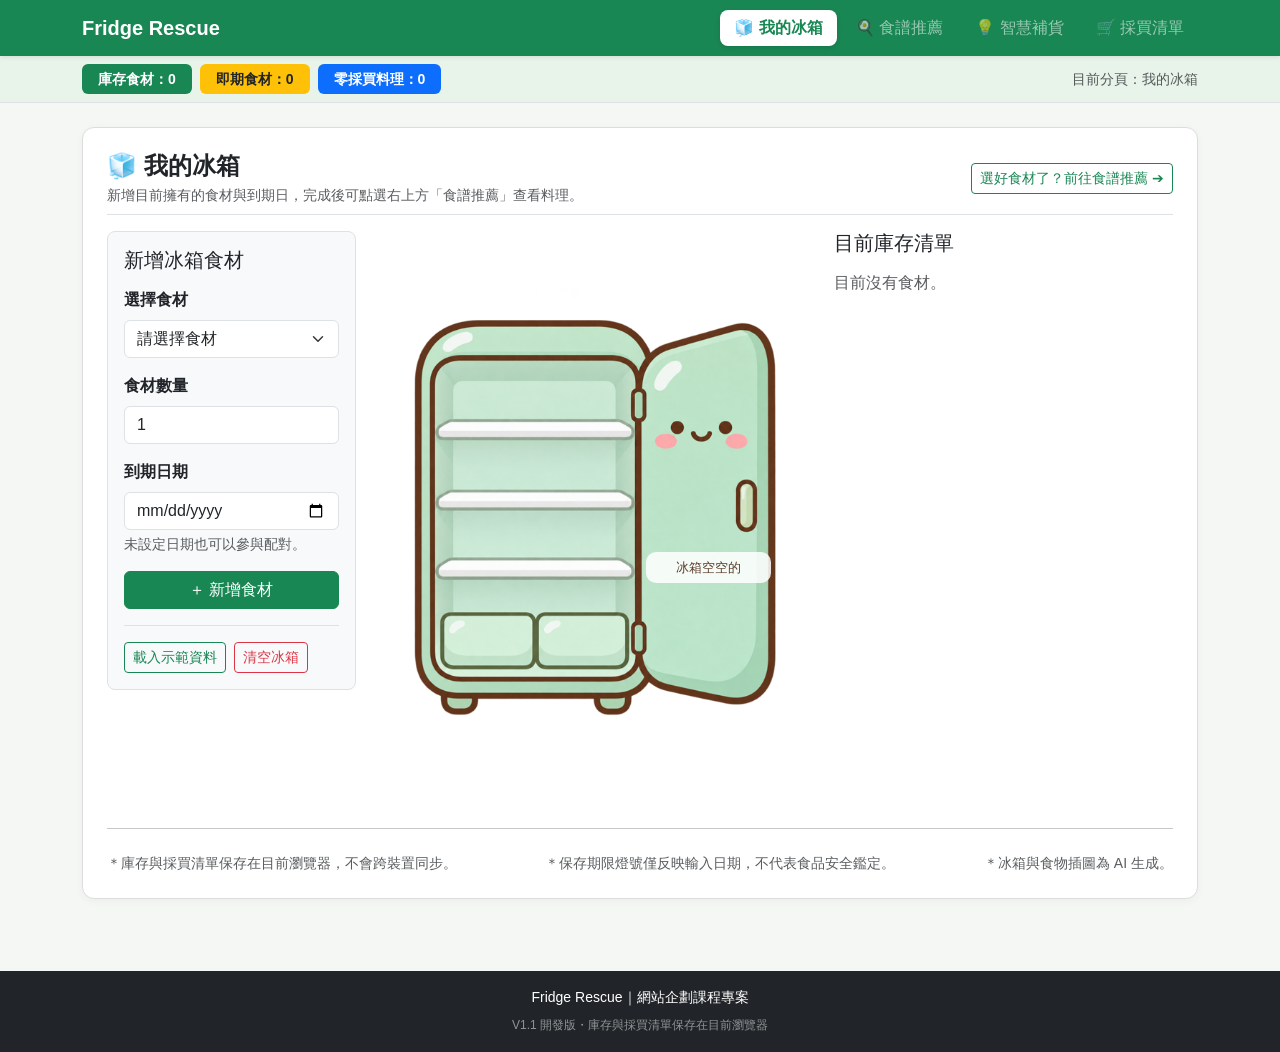
<file: index.html>
<!DOCTYPE html>
<html lang="zh-Hant">

<head>
    <meta charset="UTF-8">
    <meta name="viewport" content="width=device-width, initial-scale=1.0">
    <meta name="description" content="Fridge Rescue 智慧冰箱剩食推薦與保鮮管家">

    <title>Fridge Rescue｜智慧冰箱剩食推薦與保鮮管家</title>

    <!-- Bootstrap 5 CSS -->
    <link href="https://cdn.jsdelivr.net/npm/bootstrap@5.3.3/dist/css/bootstrap.min.css" rel="stylesheet">

    <!-- 自訂 CSS -->
    <link rel="stylesheet" href="mystyle.css">
</head>

<body>

    <!-- 頂端導覽列：右上角按鈕點擊直接切換分頁 -->
    <nav class="navbar navbar-expand-lg navbar-dark bg-success sticky-top shadow-sm py-2">
        <div class="container">
            <a class="navbar-brand" href="#" data-tab-target="fridgeSection">Fridge Rescue</a>

            <button class="navbar-toggler" type="button"
                data-bs-toggle="collapse"
                data-bs-target="#mainNavbar">
                <span class="navbar-toggler-icon"></span>
            </button>

            <div class="collapse navbar-collapse" id="mainNavbar">
                <ul class="navbar-nav ms-auto gap-1" id="pageTabNav">
                    <li class="nav-item">
                        <a class="nav-link tab-nav-btn active" href="#fridgeSection" data-tab-target="fridgeSection">
                            🧊 我的冰箱
                        </a>
                    </li>
                    <li class="nav-item">
                        <a class="nav-link tab-nav-btn" href="#recipeSection" data-tab-target="recipeSection">
                            🍳 食譜推薦
                        </a>
                    </li>
                    <li class="nav-item">
                        <a class="nav-link tab-nav-btn" href="#restockSection" data-tab-target="restockSection">
                            💡 智慧補貨
                        </a>
                    </li>
                    <li class="nav-item">
                        <a class="nav-link tab-nav-btn" href="#shoppingSection" data-tab-target="shoppingSection">
                            🛒 採買清單
                        </a>
                    </li>
                </ul>
            </div>
        </div>
    </nav>

    <!-- 左上角只留三個統計標籤（點擊標籤也可直接跳到對應分頁） -->
    <header class="compact-header py-2 border-bottom">
        <div class="container">
            <div class="d-flex flex-wrap align-items-center justify-content-between gap-2">
                <div class="d-flex flex-wrap gap-2">
                    <span class="badge bg-success px-3 py-2 status-pill" data-tab-target="fridgeSection" title="點擊前往我的冰箱">
                        庫存食材：<span id="inventoryCount">0</span>
                    </span>

                    <span class="badge bg-warning text-dark px-3 py-2 status-pill" data-tab-target="fridgeSection" title="點擊前往我的冰箱">
                        即期食材：<span id="expiringCount">0</span>
                    </span>

                    <span class="badge bg-primary px-3 py-2 status-pill" data-tab-target="recipeSection" title="點擊前往食譜推薦">
                        零採買料理：<span id="availableRecipeCount">0</span>
                    </span>
                </div>

                <!-- 目前所在分頁小提示 -->
                <small class="text-muted d-none d-md-inline" id="currentTabHint">
                    目前分頁：我的冰箱
                </small>
            </div>
        </div>
    </header>

    <!-- 網站主要內容（每次只顯示一個分頁，寬敞不擁擠！） -->
    <main class="container py-4">

        <div id="appMessage" role="status" aria-live="polite"></div>

        <!-- ==================== 分頁 1：我的冰箱 ==================== -->
        <section id="fridgeSection" class="tab-page active-page">
            <div class="card">
                <div class="card-body p-4">

                    <div class="d-flex flex-wrap justify-content-between align-items-center gap-2 mb-3 pb-2 border-bottom">
                        <div>
                            <h2 class="h4 mb-1">🧊 我的冰箱</h2>
                            <p class="text-muted small mb-0">新增目前擁有的食材與到期日，完成後可點選右上方「食譜推薦」查看料理。</p>
                        </div>
                        <button type="button" class="btn btn-outline-success btn-sm" data-tab-target="recipeSection">
                            選好食材了？前往食譜推薦 ➔
                        </button>
                    </div>

                    <div id="mockFridgePanel">
                        <div class="row g-4">

                            <!-- 左半邊：新增食材表單 -->
                            <div class="col-lg-3 col-md-6" data-mock-only>
                                <div class="p-3 bg-light rounded-3 border">
                                    <h3 class="h5 mb-3">新增冰箱食材</h3>
                                    <form id="mockFridgeForm">

                                        <div class="mb-3">
                                            <label for="ingredientSelect" class="form-label fw-bold">
                                                選擇食材
                                            </label>
                                            <select id="ingredientSelect" class="form-select" required>
                                                <option value="">請選擇食材</option>
                                            </select>
                                        </div>


                                        <div class="mb-3">
    <label for="ingredientQty" class="form-label fw-bold">
        食材數量
    </label>
    <input type="number" id="ingredientQty" class="form-control qty-input"
        step="0.1" min="0.1" value="1" placeholder="例如：1 或 1.5" required>
    
</div>
                                        <div class="mb-3">
                                            <label for="expiryDate" class="form-label fw-bold">
                                                到期日期
                                            </label>
                                            <input type="date" id="expiryDate" class="form-control">
                                            <small class="text-muted d-block mt-1">
                                                未設定日期也可以參與配對。
                                            </small>
                                        </div>

                                        <button type="submit" class="btn btn-success w-100">
                                            ＋ 新增食材
                                        </button>

                                    </form>

                                    <div class="d-flex flex-wrap gap-2 mt-3 pt-3 border-top">
                                        <button type="button" id="loadDemoBtn" class="btn btn-outline-success btn-sm">
                                            載入示範資料
                                        </button>
                                        <button type="button" id="clearFridgeBtn" class="btn btn-outline-danger btn-sm">
                                            清空冰箱
                                        </button>
                                    </div>
                                </div>
                            </div>

                            <!-- 中間：可愛冰箱（庫存食材會以貼圖出現在冰箱裡，由 fridgeVisual.js 繪製） -->
                            <div class="col-lg-5 col-md-6">
                                <div id="fridgeVisual"></div>
                            </div>

                            <!-- 右半邊：目前庫存列表 -->
                            <div class="col-lg-4 col-md-12" data-mock-only>
                                <h3 class="h5 mb-3">目前庫存清單</h3>
                                <div id="mockFridgeList">
                                    <p class="text-muted">目前沒有食材。</p>
                                </div>
                            </div>

                        </div>
                    </div>

                    <hr class="my-4">

                    <div class="d-flex flex-wrap justify-content-between text-muted small gap-2">
                        <span>＊庫存與採買清單保存在目前瀏覽器，不會跨裝置同步。</span>
                        <span>＊保存期限燈號僅反映輸入日期，不代表食品安全鑑定。</span>
                        <span>＊冰箱與食物插圖為 AI 生成。</span>
                    </div>

                </div>
            </div>
        </section>

        <!-- ==================== 分頁 2：智慧食譜推薦 ==================== -->
        <section id="recipeSection" class="tab-page">

            <div class="d-flex flex-wrap justify-content-between align-items-center gap-2 mb-3">
                <div>
                    <h2 class="h4 mb-1">🍳 智慧食譜推薦</h2>
                    <p class="text-muted small mb-0">依據您冰箱現有食材自動計算匹配度，並優先推薦能消耗即期食材的料理。</p>
                </div>
                <button type="button" class="btn btn-outline-success btn-sm" data-tab-target="shoppingSection">
                    🛒 查看我的採買清單 ➔
                </button>
            </div>

            <!-- 篩選條件與抽籤機 -->
            <div class="card mb-4">
                <div class="card-body">

                    <div class="row g-3">

                        <div class="col-md-4">
                            <label for="timeFilter" class="form-label fw-bold">
                                料理時間
                            </label>
                            <select id="timeFilter" class="form-select">
                                <option value="all">不限時間</option>
                                <option value="10">10 分鐘以內</option>
                                <option value="20">20 分鐘以內</option>
                                <option value="30">30 分鐘以內</option>
                            </select>
                        </div>

                        <div class="col-md-4">
                            <label for="difficultyFilter" class="form-label fw-bold">
                                料理難度
                            </label>
                            <select id="difficultyFilter" class="form-select">
                                <option value="all">不限難度</option>
                                <option value="簡單">簡單</option>
                                <option value="中等">中等</option>
                                <option value="困難">困難</option>
                            </select>
                        </div>

                        <div class="col-md-4">
                            <label for="dietFilter" class="form-label fw-bold">
                                飲食偏好
                            </label>
                            <select id="dietFilter" class="form-select">
                                <option value="all">不限偏好</option>
                                <option value="全素">全素</option>
                                <option value="蛋奶素">蛋奶素</option>
                                <option value="無肉">無肉</option>
                                <option value="無乳製品">無乳製品</option>
                            </select>
                        </div>

                    </div>

                    <div class="d-flex flex-wrap justify-content-between align-items-center gap-3 mt-3 pt-3 border-top">
                        <!-- 零採買模式 -->
                        <div class="form-check form-switch mb-0">
                            <input type="checkbox" class="form-check-input" id="zeroShopping">
                            <label class="form-check-label" for="zeroShopping">
                                零採買模式（只顯示食材全齊的料理）
                            </label>
                        </div>

                        <!-- 料理抽籤與重設按鈕 -->
                        <div class="d-flex flex-wrap gap-2">
                            <button type="button" id="randomRecipeBtn" class="btn btn-warning fw-bold">
                                🎲 今天吃什麼？（幫我抽一道料理）
                            </button>
                            <button type="button" id="resetFiltersBtn" class="btn btn-outline-secondary">
                                重設篩選
                            </button>
                        </div>
                    </div>

                    <div id="randomRecipeMessage" class="mt-2 text-danger" role="status" aria-live="polite"></div>

                </div>
            </div>

            <p class="text-muted">
                符合條件的料理：<strong><span id="recipeCount">0</span></strong> 道
            </p>

            <!-- JavaScript 動態產生食譜卡片（全寬度下可舒適排列） -->
            <div id="recipeList" class="row g-4"></div>

        </section>

        <!-- ==================== 分頁 3：智慧補貨推薦 ==================== -->
        <section id="restockSection" class="tab-page">
            <div class="card">
                <div class="card-body p-4">

                    <div class="d-flex flex-wrap justify-content-between align-items-center gap-2 mb-3 pb-2 border-bottom">
                        <div>
                            <h2 class="h4 mb-1">💡 智慧補貨推薦</h2>
                            <p class="text-muted small mb-0">只多買一樣食材，就能解鎖更多料理。</p>
                        </div>
                        <button type="button" class="btn btn-outline-success btn-sm" data-tab-target="recipeSection">
                            ← 返回食譜推薦
                        </button>
                    </div>

                    <!-- JavaScript 動態產生推薦結果 -->
                    <div id="restockList"></div>

                </div>
            </div>
        </section>

        <!-- ==================== 分頁 4：我的採買清單 ==================== -->
        <section id="shoppingSection" class="tab-page">
            <div class="card">
                <div class="card-body p-4">

                    <div class="d-flex flex-wrap justify-content-between align-items-center gap-2 mb-2 pb-2 border-bottom">
                        <div class="d-flex align-items-center gap-3">
                            <h2 class="h4 mb-0">🛒 我的採買清單</h2>
                            <span class="badge bg-secondary fs-6">
                                已購買 <span id="purchasedCount">0</span> / <span id="shoppingCount">0</span> 項
                            </span>
                        </div>

                        <div class="d-flex flex-wrap gap-2">
                            <button type="button" id="copyShoppingBtn" class="btn btn-success btn-sm">
                                複製採買清單
                            </button>
                            <button type="button" id="clearShoppingBtn" class="btn btn-outline-danger btn-sm">
                                清空清單
                            </button>
                        </div>
                    </div>

                    <p class="text-muted small mb-3">
                        💡 提示：將清單中的食材「打勾」標記為已購買時，會跳出快捷視窗讓您直接加入「我的冰箱」！
                    </p>

                    <!-- JavaScript 動態產生採買清單 -->
                    <div id="shoppingList"></div>

                    <!-- 複製功能的備援文字區 -->
                    <div id="copyFallback" class="mt-3" hidden>
                        <label for="shoppingCopyText" class="form-label">
                            請手動複製以下文字：
                        </label>
                        <textarea id="shoppingCopyText" class="form-control" rows="5" readonly></textarea>
                    </div>

                </div>
            </div>
        </section>

    </main>

    <!-- Bootstrap Modal 1：食譜詳情 -->
    <div class="modal fade" id="recipeModal" tabindex="-1"
        aria-labelledby="recipeModalTitle" aria-hidden="true">

        <div class="modal-dialog modal-lg modal-dialog-scrollable">

            <div class="modal-content">

                <div class="modal-header">

                    <h2 class="modal-title h5" id="recipeModalTitle">
                        食譜詳情
                    </h2>

                    <button type="button" class="btn-close"
                        data-bs-dismiss="modal"
                        aria-label="關閉"></button>

                </div>

                <div class="modal-body" id="recipeModalBody"></div>

                <div class="modal-footer">

                    <button type="button" id="modalAddShoppingBtn"
                        class="btn btn-success">
                        加入採買清單
                    </button>

                    <button type="button"
                        class="btn btn-secondary"
                        data-bs-dismiss="modal">
                        關閉
                    </button>

                </div>

            </div>

        </div>

    </div>

    <!-- Bootstrap Modal 2：採買清單打勾後「快捷加入冰箱」視窗 -->
    <div class="modal fade" id="quickAddFridgeModal" tabindex="-1"
        aria-labelledby="quickAddTitle" aria-hidden="true">

        <div class="modal-dialog modal-dialog-centered">

            <div class="modal-content border-success">

                <div class="modal-header bg-success text-white py-2">
                    <h2 class="modal-title h6 mb-0" id="quickAddTitle">
                        ⚡ 剛買好食材嗎？一鍵放入我的冰箱！
                    </h2>
                    <button type="button" class="btn-close btn-close-white"
                        data-bs-dismiss="modal" aria-label="關閉"></button>
                </div>

                <form id="quickAddFridgeForm">
                    <div class="modal-body">

                        <input type="hidden" id="quickAddIngredientId">

                        <p class="mb-3 small">
                            您剛勾選了「<strong id="quickAddIngredientName" class="text-success">食材</strong>」，是否直接將它新增到冰箱庫存？
                        </p>

                        <div class="mb-2">
    <label for="quickAddQty" class="form-label small fw-bold mb-1">
        數量（最多小數點後一位）
    </label>
    <input type="number" id="quickAddQty" class="form-control form-control-sm qty-input"
        step="0.1" min="0.1" value="1" required>
</div>
                        <div class="mb-2">
                            <label for="quickAddExpiry" class="form-label small fw-bold mb-1">
                                到期日期（已預填建議保存天數，可修改或留空）
                            </label>
                            <input type="date" id="quickAddExpiry" class="form-control form-control-sm">
                            <small id="quickAddSuggestText" class="text-muted" style="font-size: 12px;"></small>
                        </div>

                    </div>

                    <div class="modal-footer py-2">
                        <button type="button" class="btn btn-outline-secondary btn-sm"
                            data-bs-dismiss="modal">
                            暫不放入
                        </button>
                        <button type="submit" class="btn btn-success btn-sm fw-bold">
                            ＋ 立即放入冰箱
                        </button>
                    </div>
                </form>

            </div>

        </div>

    </div>
    <!-- Bootstrap Modal 3：加入採買清單成功提示 -->
<div class="modal fade" id="shoppingSuccessModal" tabindex="-1"
    aria-labelledby="shoppingSuccessTitle" aria-hidden="true">

    <div class="modal-dialog modal-dialog-centered">
        <div class="modal-content">

            <div class="modal-header">
                <h2 class="modal-title h5" id="shoppingSuccessTitle">
                    ✅ 採買清單已更新
                </h2>
                <button type="button" class="btn-close"
                    data-bs-dismiss="modal" aria-label="關閉"></button>
            </div>

            <div class="modal-body">
                <p id="shoppingSuccessText" class="mb-0">
                    食材已加入採買清單。
                </p>
            </div>

            <div class="modal-footer">
                <button type="button" class="btn btn-outline-secondary"
                    data-bs-dismiss="modal">
                    繼續看食譜
                </button>

                <button type="button" class="btn btn-success"
                    id="goShoppingBtn"
                    data-bs-dismiss="modal"
                    data-tab-target="shoppingSection">
                    查看採買清單
                </button>
            </div>

        </div>
    </div>
</div>
    <!-- 網站頁尾 -->
    <footer class="bg-dark text-white text-center py-3 mt-5">
        <p class="mb-1 small">Fridge Rescue｜網站企劃課程專案</p>
        <small class="text-white-50" style="font-size: 12px;">
            V1.1 開發版・庫存與採買清單保存在目前瀏覽器
        </small>
    </footer>

    <!-- Bootstrap 5 JavaScript -->
    <script src="https://cdn.jsdelivr.net/npm/bootstrap@5.3.3/dist/js/bootstrap.bundle.min.js"></script>

    <!-- 食材主檔 -->
    <script src="ingredients.js"></script>

    <!-- 冰箱貼圖繪製 -->
    <script src="fridgeVisual.js"></script>

    <!-- 測試食譜 -->
    <script src="recipes.js"></script>

    <!-- 主要功能程式 -->
    <script src="myScript.js"></script>

    <!-- 分頁切換與採買快捷入庫腳本（完全不修改 myScript.js） -->
    <script>
    (function () {
        const tabNames = {
            fridgeSection: "我的冰箱",
            recipeSection: "食譜推薦",
            restockSection: "智慧補貨",
            shoppingSection: "採買清單"
        };

        // 切換分頁函式
        function switchTab(targetId) {
            if (!tabNames[targetId]) return;

            // 1. 切換四大區塊顯示/隱藏
            document.querySelectorAll(".tab-page").forEach(function (sec) {
                sec.classList.toggle("active-page", sec.id === targetId);
            });

            // 2. 更新右上角導覽列按鈕的 active 醒目狀態
            document.querySelectorAll("#pageTabNav .tab-nav-btn").forEach(function (link) {
                link.classList.toggle("active", link.dataset.tabTarget === targetId);
            });

            // 3. 更新右上角目前分頁提示文字
            const hint = document.getElementById("currentTabHint");
            if (hint) {
                hint.textContent = "目前分頁：" + tabNames[targetId];
            }

            // 4. 在手機版點選後自動收起漢堡選單
            const navCollapse = document.getElementById("mainNavbar");
            if (navCollapse && navCollapse.classList.contains("show") && window.bootstrap) {
                bootstrap.Collapse.getOrCreateInstance(navCollapse).hide();
            }

            window.scrollTo({ top: 0, behavior: "smooth" });
        }

        // 監聽所有帶有 data-tab-target 的按鈕或連結
        document.addEventListener("click", function (e) {
            const trigger = e.target.closest("[data-tab-target]");
            if (!trigger) return;
            e.preventDefault();
            switchTab(trigger.dataset.tabTarget);
        });

        // 採買清單打勾連動「快捷放入冰箱」視窗
        const SHOP_KEY = "fridgeRescue_A_shopping_v1";
        const shoppingListEl = document.getElementById("shoppingList");
        const quickForm = document.getElementById("quickAddFridgeForm");

        function addDaysStr(days) {
            const d = new Date();
            d.setDate(d.getDate() + Number(days));
            return d.getFullYear() + "-" +
                String(d.getMonth() + 1).padStart(2, "0") + "-" +
                String(d.getDate()).padStart(2, "0");
        }

        if (shoppingListEl) {
            shoppingListEl.addEventListener("change", function (e) {
                if (e.target.dataset.check !== undefined && e.target.checked) {
                    try {
                        const list = JSON.parse(localStorage.getItem(SHOP_KEY)) || [];
                        const item = list[Number(e.target.dataset.check)];
                        if (!item) return;

                        const master = ingredients.find(function (i) {
                            return i.ingredient_id === item.ingredient_id;
                        });
                        if (!master) return;

                       // 打開快捷視窗時，預填數量為 1
document.getElementById("quickAddIngredientId").value = master.ingredient_id;
document.getElementById("quickAddIngredientName").textContent = master.ingredient_name;
document.getElementById("quickAddQty").value = "1";
document.getElementById("quickAddExpiry").value = addDaysStr(master.suggested_days);
document.getElementById("quickAddSuggestText").textContent =
    "🌱 建議冷藏保存約 " + master.suggested_days + " 天";

                        if (window.bootstrap && bootstrap.Modal) {
                            bootstrap.Modal.getOrCreateInstance(
                                document.getElementById("quickAddFridgeModal")
                            ).show();
                        }
                    } catch (err) {}
                }
            });
        }

        if (quickForm) {
    quickForm.addEventListener("submit", function (e) {
        e.preventDefault();
        const ingSelect = document.getElementById("ingredientSelect");
        const qtyInput = document.getElementById("ingredientQty");
        const expInput = document.getElementById("expiryDate");
        const fridgeForm = document.getElementById("mockFridgeForm");

        if (ingSelect && expInput && fridgeForm) {
            ingSelect.value = document.getElementById("quickAddIngredientId").value;
            if (qtyInput) {
                qtyInput.value = document.getElementById("quickAddQty").value || "1";
            }
            expInput.value = document.getElementById("quickAddExpiry").value;
            fridgeForm.requestSubmit();
        }

        if (window.bootstrap && bootstrap.Modal) {
            bootstrap.Modal.getOrCreateInstance(
                document.getElementById("quickAddFridgeModal")
            ).hide();
        }
    });
}
    }());
    </script>

</body>

</html>
</file>
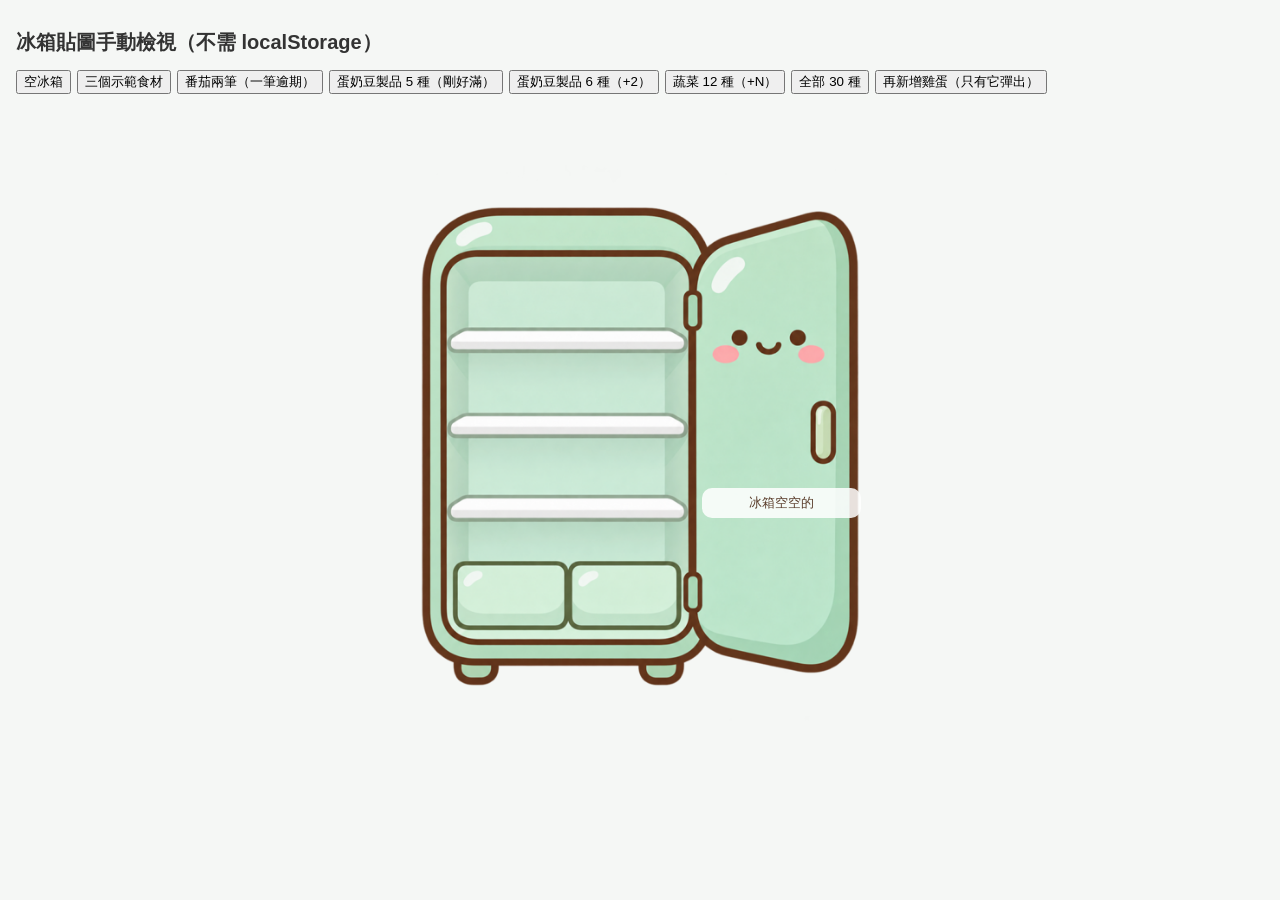
<file: tests/fridge-visual-demo.html>
<!DOCTYPE html>
<html lang="zh-Hant">
<head>
    <meta charset="UTF-8">
    <meta name="viewport" content="width=device-width, initial-scale=1">
    <title>冰箱貼圖手動檢視</title>
    <link rel="stylesheet" href="../mystyle.css">
    <style>
        body { padding: 16px; }
        .buttons button { margin: 0 6px 6px 0; }
    </style>
</head>
<body>
    <h1 style="font-size:20px">冰箱貼圖手動檢視（不需 localStorage）</h1>
    <div class="buttons" id="buttons"></div>
    <div id="fridgeVisual"></div>

    <script src="../ingredients.js"></script>
    <script src="../fridgeVisual.js"></script>
    <script>
        // 簡化版 expiryStatus：OLD=逾期、SOON=快到期、其他=正常
        const status = function (date) {
            return { color: date === "OLD" ? "danger" : date === "SOON" ? "warning" : date ? "success" : "secondary" };
        };

        const make = function (id, date) {
            const m = ingredients.find(function (i) { return i.ingredient_id === id; });
            return { ingredient_id: id, ingredient_name: m.ingredient_name, category: m.category, expiryDate: date || "" };
        };

        const byCategory = function (category) {
            return ingredients.filter(function (i) { return i.category === category; })
                .map(function (i) { return make(i.ingredient_id, "2099-01-01"); });
        };

        const box = document.getElementById("fridgeVisual");
        let current = [];
        const show = function (items) {
            current = items;
            FridgeVisual.render(box, current, { expiryStatus: status, imageBase: "../images/web/" });
        };

        const scenarios = {
            "空冰箱": function () { show([]); },
            "三個示範食材": function () { show([make("ING_001", "SOON"), make("ING_021"), make("ING_030")]); },
            "番茄兩筆（一筆逾期）": function () { show([make("ING_001", "2099-01-01"), make("ING_001", "OLD")]); },
            "蛋奶豆製品 5 種（剛好滿）": function () { show(byCategory("蛋奶豆製品").slice(0, 5)); },
            "蛋奶豆製品 6 種（+2）": function () { show(byCategory("蛋奶豆製品")); },
            "蔬菜 12 種（+N）": function () { show(byCategory("蔬菜")); },
            "全部 30 種": function () { show(ingredients.map(function (i) { return make(i.ingredient_id, "2099-01-01"); })); },
            "再新增雞蛋（只有它彈出）": function () { show(current.concat([make("ING_021")])); }
        };

        for (const name of Object.keys(scenarios)) {
            const b = document.createElement("button");
            b.textContent = name;
            b.addEventListener("click", scenarios[name]);
            document.getElementById("buttons").appendChild(b);
        }

        // 網址 #場景名稱 可直接開啟指定場景（方便截圖）
        const wanted = decodeURIComponent(location.hash.slice(1));
        (scenarios[wanted] || scenarios["空冰箱"])();
    </script>
</body>
</html>
</file>
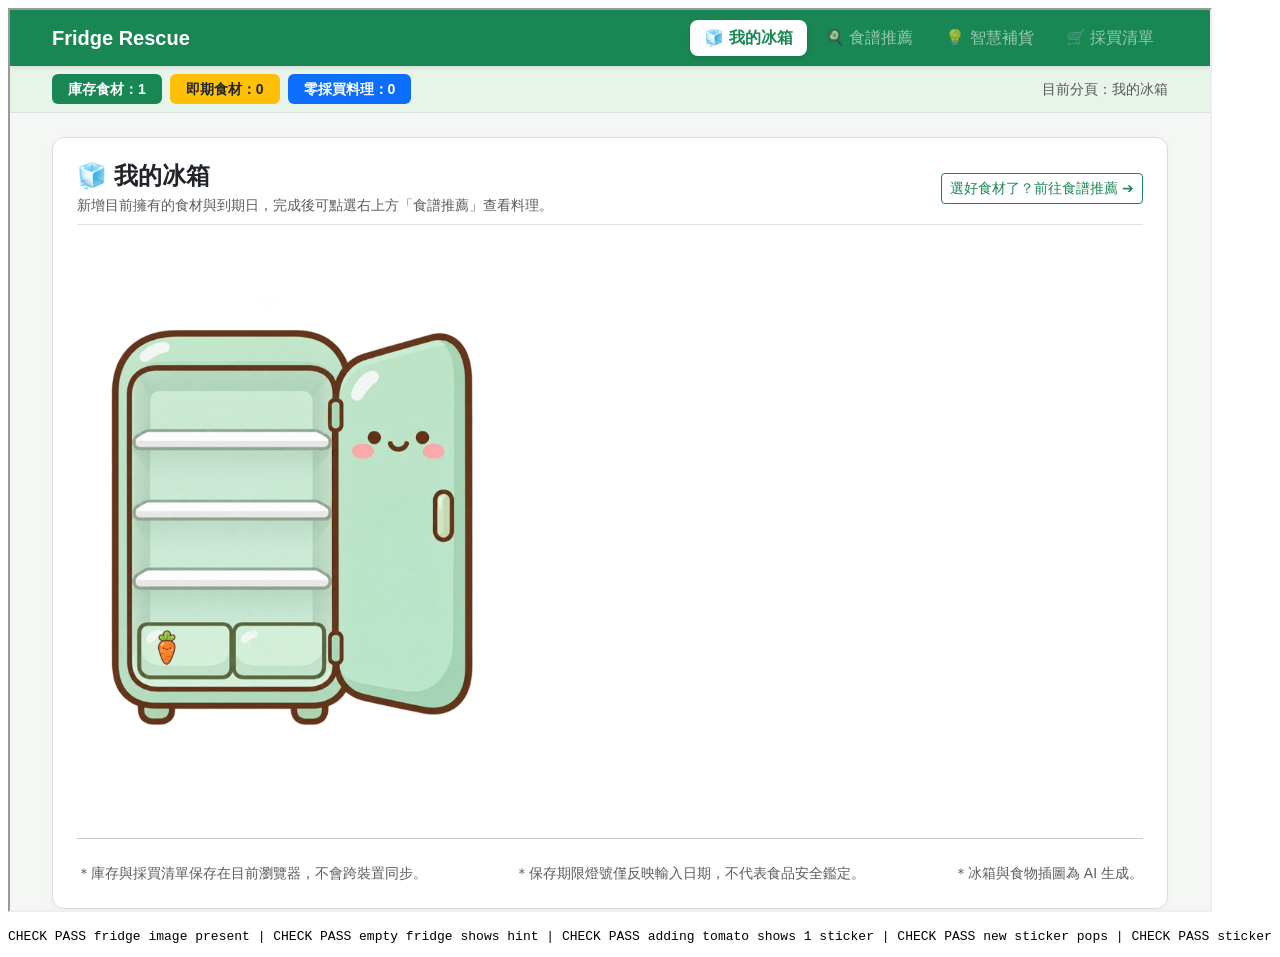
<file: tests/page-integration-check.html>
<!DOCTYPE html>
<html lang="zh-Hant"><head><meta charset="UTF-8"><title>page integration check</title></head>
<body>
<iframe id="app" src="../index.html" style="width:1200px;height:900px"></iframe>
<pre id="out"></pre>
<script>
// 在真正的 index.html 裡操作並檢查。需允許 file:// 跨檔存取：
// chrome --headless=new --allow-file-access-from-files --virtual-time-budget=8000 --dump-dom tests/page-integration-check.html | grep -o "CHECK [A-Z]* [^|<]*"
const frame = document.getElementById("app");
const results = [];
const check = function (name, ok) { results.push((ok ? "PASS " : "FAIL ") + name); };

frame.addEventListener("load", function () {
    const w = frame.contentWindow, d = frame.contentDocument;
    const errors = [];
    w.addEventListener("error", function (e) { errors.push(e.message); });
    w.confirm = function () { return true; };
    w.localStorage.clear();

    const box = d.getElementById("fridgeVisual");
    const add = function (id, date) {
        d.getElementById("ingredientSelect").value = id;
        d.getElementById("expiryDate").value = date || "";
        d.getElementById("mockFridgeForm").requestSubmit();
    };
    const items = function () { return box.querySelectorAll(".fv-item:not(.fv-more)"); };

    try {
        w.FridgeRescue.refresh();
        check("fridge image present", !!box.querySelector("img.fv-fridge"));
        check("empty fridge shows hint", !!box.querySelector(".fv-empty"));

        add("ING_001", "2099-01-01");
        check("adding tomato shows 1 sticker", items().length === 1);
        check("new sticker pops", box.querySelectorAll(".fv-pop").length === 1);
        check("sticker is in the veg zone", !!box.querySelector('.fv-zone[data-zone="veg"] .fv-item'));

        add("ING_001", "2000-01-01");
        check("same ingredient twice stays 1 sticker with x2", items().length === 1 && !!box.querySelector(".fv-count"));
        check("one expired record turns the sticker red", !!box.querySelector(".fv-expired"));
        check("second add of same ingredient does not pop", box.querySelectorAll(".fv-pop").length === 0);

        add("ING_021", "");
        check("egg lands in dairy zone", !!box.querySelector('.fv-zone[data-zone="dairy"] .fv-item'));

        d.getElementById("clearFridgeBtn").click();
        check("clearing removes stickers and shows hint", items().length === 0 && !!box.querySelector(".fv-empty"));

        d.getElementById("loadDemoBtn").click();
        check("demo data shows 3 stickers", items().length === 3);

        const recipeCount = d.getElementById("recipeCount").textContent;
        check("recipe recommendations still computed", recipeCount !== "" && !isNaN(Number(recipeCount)));

        w.FridgeRescue.setInventory([{ id: "b1", ingredient_id: "ING_005", expiryDate: "" }]);
        const hidden = Array.from(d.querySelectorAll("[data-mock-only]")).every(function (n) { return n.hidden; });
        check("B integration hides mock form and list only", hidden && d.querySelectorAll("[data-mock-only]").length === 2);
        check("B integration still draws the fridge with carrot", items().length === 1 && box.querySelector(".fv-item").title.indexOf("胡蘿蔔") === 0);

        check("no script errors", errors.length === 0);
    } catch (e) {
        check("test crashed: " + e.message, false);
    }

    document.getElementById("out").textContent = "CHECK " + results.join(" | CHECK ");
});
</script></body></html>
</file>
<file: mystyle.css>
@charset "UTF-8";

/* ==============================
   Fridge Rescue 分頁切換清爽版樣式
   ============================== */

body {
    margin: 0;
    padding: 0;
    font-family: Arial, Helvetica, "微軟正黑體", sans-serif;
    background-color: #f5f7f5;
    color: #333333;
}

/* 導覽列與右上角分頁切換按鈕 (對應課堂 CSS Practice 2 醒目提示目前頁面) */
.navbar-brand {
    font-size: 20px;
    font-weight: bold;
}

.tab-nav-btn {
    border-radius: 8px;
    padding: 6px 14px !important;
    font-weight: 500;
    transition: background-color 0.2s ease, color 0.2s ease;
}

.tab-nav-btn:hover {
    background-color: rgba(255, 255, 255, 0.15);
}

.tab-nav-btn.active {
    background-color: #ffffff !important;
    color: #198754 !important;
    font-weight: bold;
    box-shadow: 0 2px 5px rgba(0, 0, 0, 0.12);
}

/* 左上角統計標籤列 */
.compact-header {
    background-color: #e8f3e9;
}

.status-pill {
    cursor: pointer;
    font-size: 14px;
    transition: transform 0.15s ease;
}

.status-pill:hover {
    transform: translateY(-1px);
}

/* ★ 分頁切換核心：預設隱藏，只有目前點選的分頁 (.active-page) 顯示 */
.tab-page {
    display: none;
}

.tab-page.active-page {
    display: block;
    animation: fadeInPage 0.2s ease-in-out;
}

@keyframes fadeInPage {
    from {
        opacity: 0;
        transform: translateY(4px);
    }
    to {
        opacity: 1;
        transform: translateY(0);
    }
}

/* 卡片樣式 */
.card {
    border: 1px solid #dddddd;
    border-radius: 12px;
    box-shadow: 0 2px 8px rgba(0, 0, 0, 0.04);
}

.card h2 {
    font-weight: bold;
}

/* 冰箱庫存項目 */
.fridge-item {
    padding: 12px;
    margin-bottom: 10px;
    background-color: #ffffff;
    border: 1px solid #e2e8e2;
    border-radius: 8px;
}

/* 食譜卡片 */
.recipe-card {
    height: 100%;
}

.recipe-card h3 {
    font-size: 20px;
    font-weight: bold;
}

.recipe-image {
    width: 100%;
    height: 190px;
    object-fit: cover;
    border-radius: 8px;
}

/* 匹配度進度條 */
.progress {
    height: 12px;
    background-color: #e9ecef;
}

/* 已具備及缺少食材 */
.owned-ingredients {
    color: #198754;
}

.missing-ingredients {
    color: #dc3545;
}

/* 智慧補貨項目 */
.restock-item {
    padding: 15px;
    margin-bottom: 12px;
    background-color: #f0f7f1;
    border-left: 4px solid #198754;
    border-radius: 8px;
}

/* 採買清單 */
.shopping-item {
    display: flex;
    align-items: center;
    justify-content: space-between;
    gap: 10px;
    padding: 12px 8px;
    border-bottom: 1px solid #dddddd;
}

/* 已購買食材 */
.purchased {
    text-decoration: line-through;
    color: #999999;
}

button {
    cursor: pointer;
}

/* 手機版基本樣式 */
@media screen and (max-width: 768px) {
    .recipe-image {
        height: 160px;
    }

    .shopping-item {
        flex-wrap: wrap;
    }
}
/* ==============================
   可愛冰箱（fridgeVisual.js）
   ============================== */

.fv-root {
    position: relative;
    max-width: 520px;
    margin: 0 auto;
}

.fv-fridge {
    display: block;
    width: 100%;
    height: auto;
}

/* 各層位置：以 1200×1600 原圖座標換算成百分比，貼圖站在層板上 */
.fv-zone {
    position: absolute;
    left: 16.7%;
    width: 41.6%;
    display: flex;
    align-items: flex-end;
    justify-content: center;
}

.fv-zone[data-zone="dairy"]  { top: 26.6%; height: 7.2%; }
.fv-zone[data-zone="meat"]   { top: 35.6%; height: 10.3%; }
.fv-zone[data-zone="staple"] { top: 47.8%; height: 10.3%; }
.fv-zone[data-zone="veg"] {
    top: 60%;
    height: 15.9%;
    flex-wrap: wrap;
    align-content: flex-end;
    justify-content: flex-start;
}

.fv-item {
    position: relative;
    box-sizing: border-box;
    flex: 1 1 0;
    min-width: 0;
    max-width: 20%;
    height: 100%;
}

.fv-zone[data-zone="veg"] .fv-item {
    flex: 0 0 20%;
    height: 50%;
}

.fv-sticker {
    display: block;
    width: 100%;
    height: 100%;
    object-fit: contain;
    /* 貼圖四周有透明邊，放大一點讓食物看得清楚；往上長，不蓋到層板 */
    transform: scale(1.4);
    transform-origin: 50% 88%;
}

.fv-fallback {
    display: flex;
    align-items: center;
    justify-content: center;
    width: 100%;
    height: 100%;
    font-size: 11px;
    text-align: center;
    line-height: 1.1;
}

/* 到期標記：黃＝快到期，紅＝已逾期 */
.fv-soon::after,
.fv-expired::after {
    content: "";
    position: absolute;
    left: 6%;
    top: 4%;
    width: 28%;
    max-width: 12px;
    aspect-ratio: 1;
    border-radius: 50%;
    border: 1.5px solid #ffffff;
    box-shadow: 0 0 2px rgba(0, 0, 0, 0.35);
}

.fv-soon::after { background-color: #ffc107; }
.fv-expired::after { background-color: #dc3545; }
.fv-expired .fv-sticker { opacity: 0.55; }

.fv-count {
    position: absolute;
    right: -2px;
    top: -3px;
    min-width: 16px;
    padding: 0 3px;
    border-radius: 8px;
    background-color: #198754;
    color: #ffffff;
    font-size: 10px;
    line-height: 16px;
    text-align: center;
    font-weight: bold;
}

.fv-more {
    display: flex;
    align-items: center;
    justify-content: center;
    border-radius: 50%;
    background-color: #ffffff;
    border: 2px solid #5a3d2b;
    color: #5a3d2b;
    font-weight: bold;
    font-size: 13px;
    aspect-ratio: 1;
    height: auto;
    align-self: center;
}

.fv-empty {
    position: absolute;
    left: 62%;
    top: 56%;
    width: 29%;
    margin: 0;
    padding: 6px 4px;
    border-radius: 10px;
    background-color: rgba(255, 255, 255, 0.85);
    color: #5a3d2b;
    font-size: 13px;
    text-align: center;
}

/* 「+N」收進了快到期或已逾期的食材時，用顏色提醒 */
.fv-more-soon { border-color: #ffc107; color: #8a6d00; }
.fv-more-expired { border-color: #dc3545; color: #dc3545; }

/* 新加入的食材：從上方彈進冰箱 */
.fv-pop {
    animation: fv-pop 0.55s cubic-bezier(0.34, 1.56, 0.64, 1);
}

@keyframes fv-pop {
    0%   { transform: translateY(-160%) scale(0.6); opacity: 0; }
    100% { transform: translateY(0) scale(1); opacity: 1; }
}

@media (prefers-reduced-motion: reduce) {
    .fv-pop { animation: none; }
}
</file>
